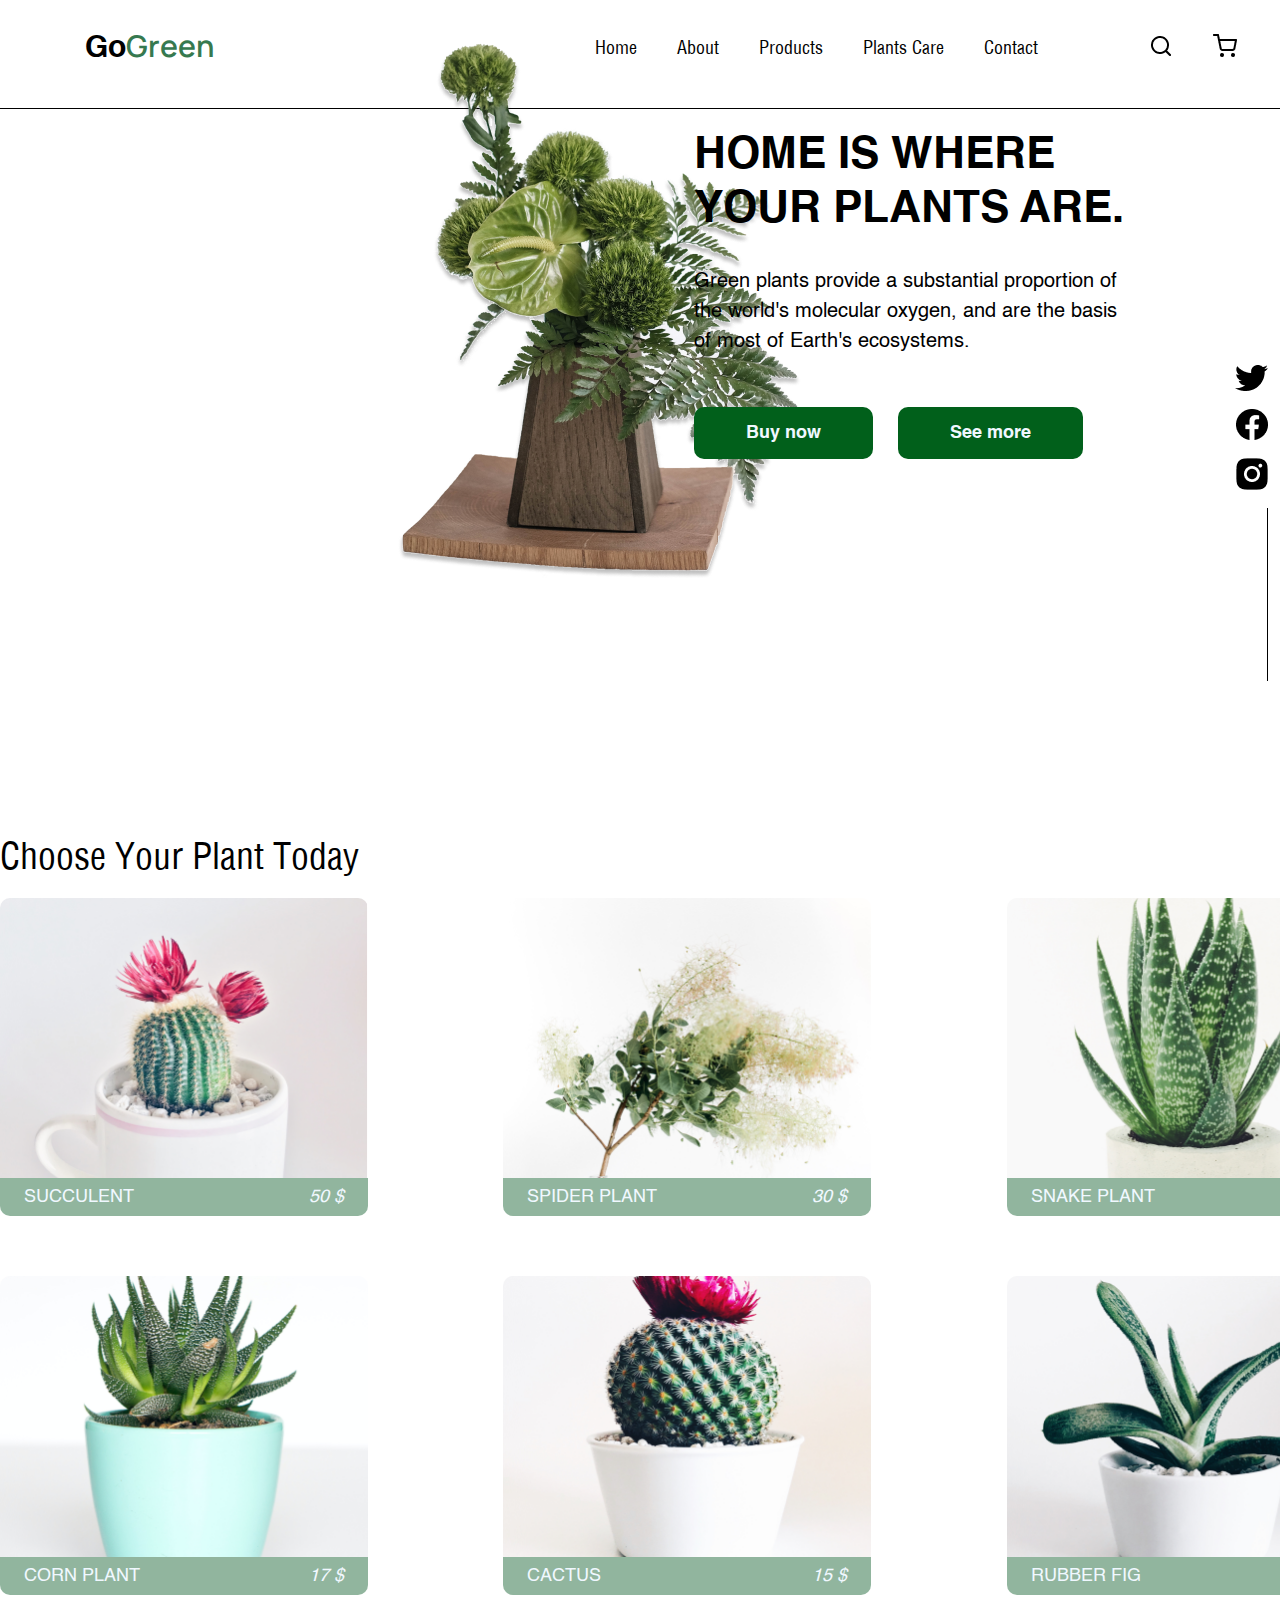
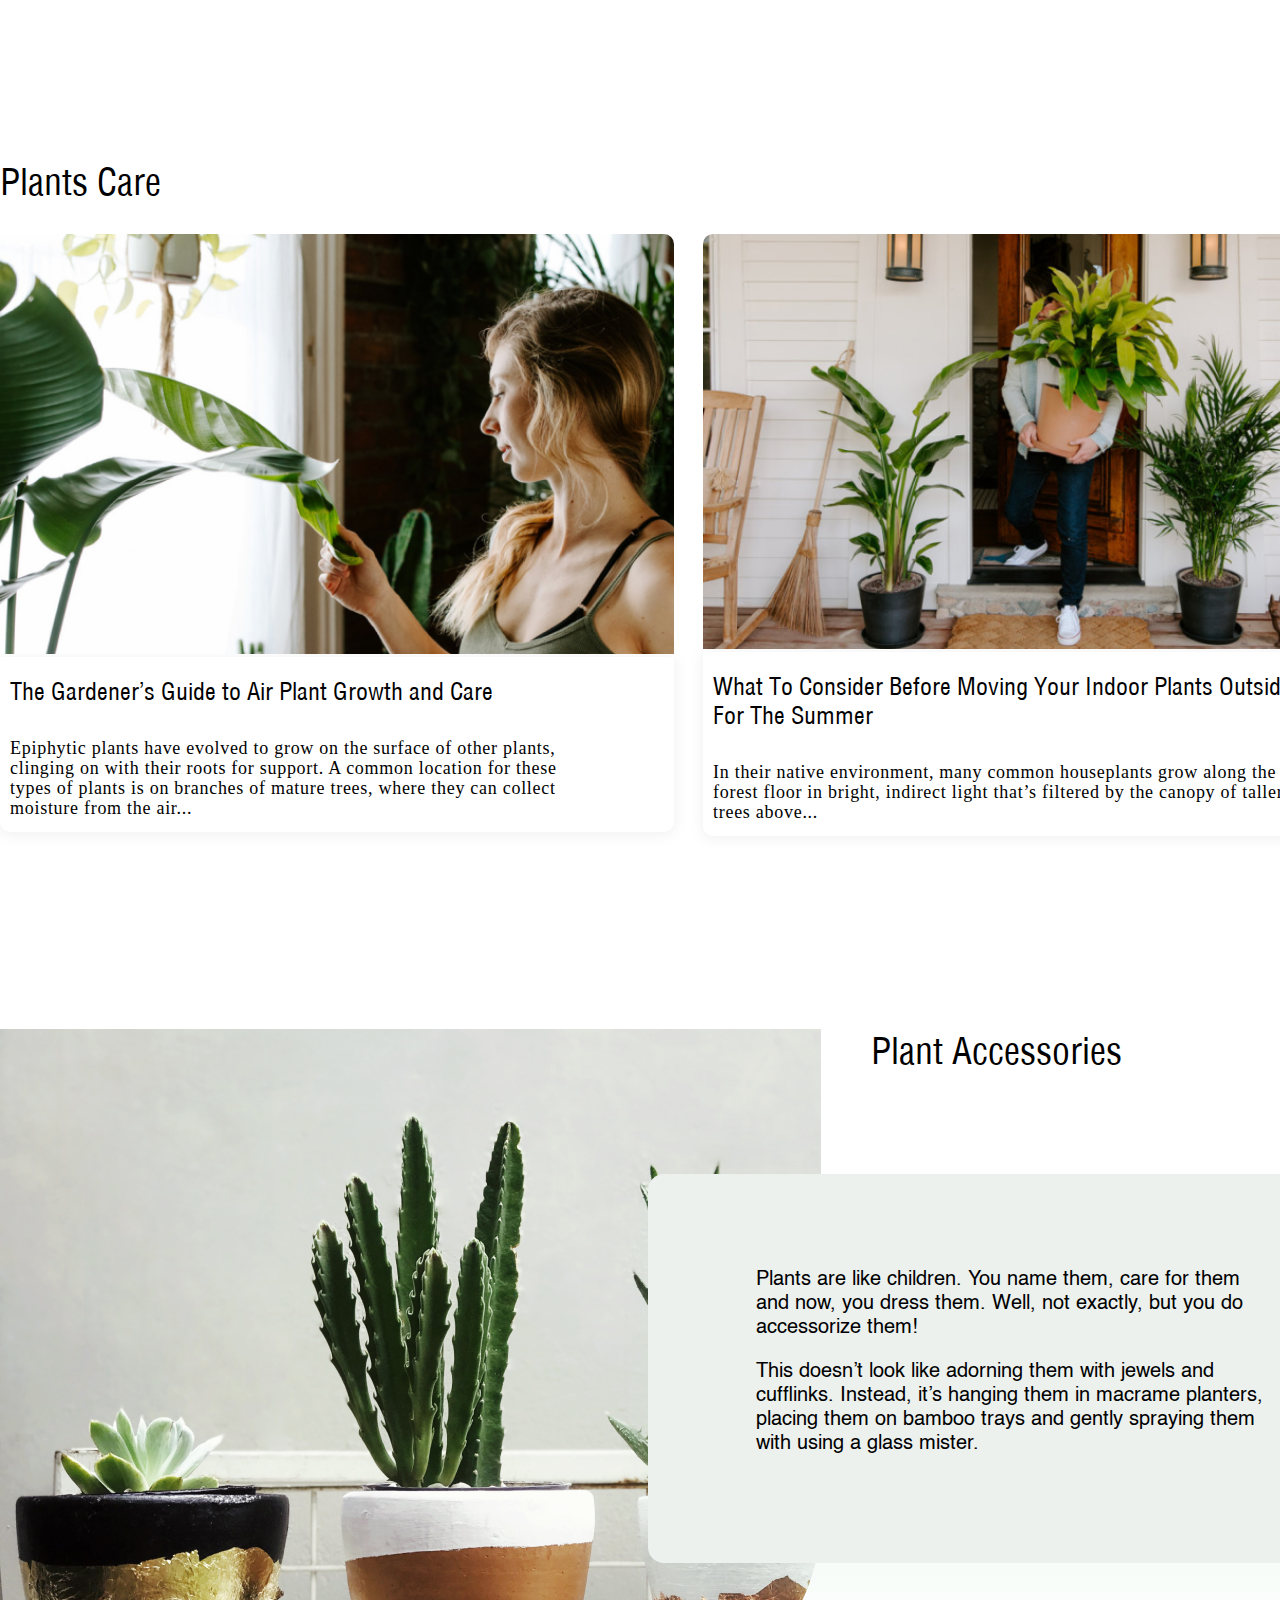
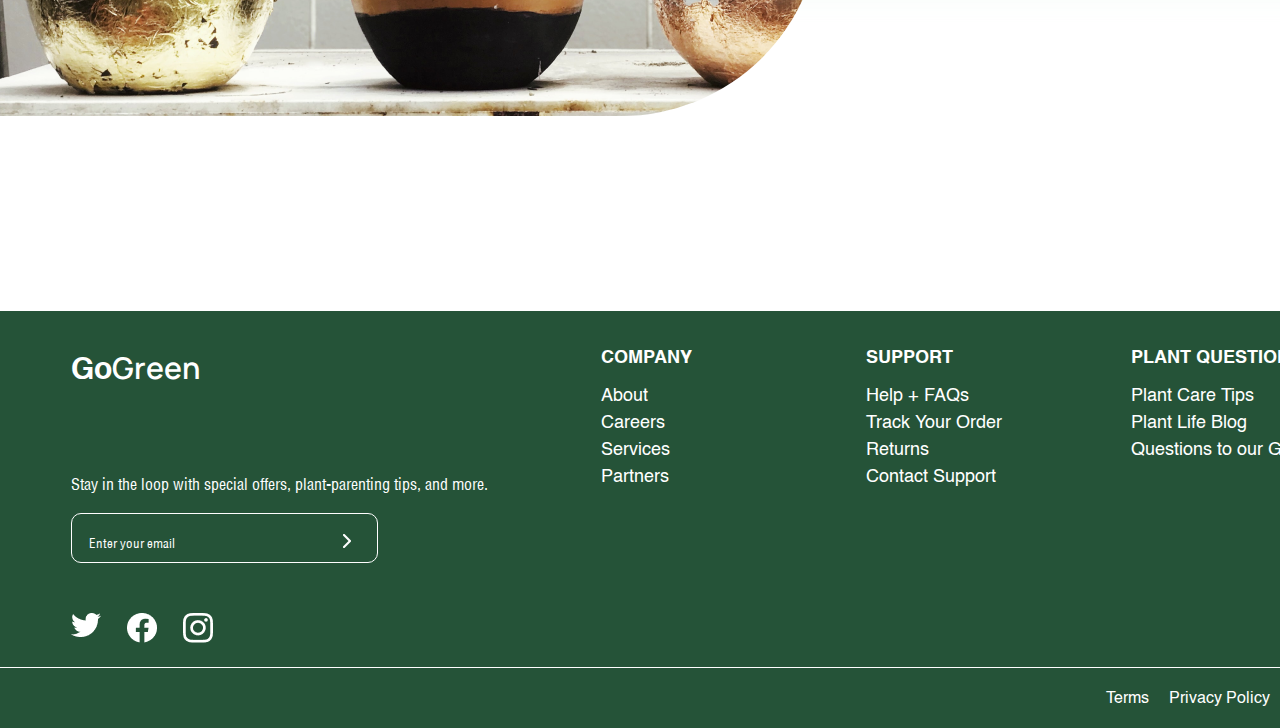
<file: index.html>
<!DOCTYPE html>
<html lang="en">
  <head>
    <meta charset="UTF-8" />
    <meta http-equiv="X-UA-Compatible" content="IE=edge" />
    <meta name="viewport" content="width=device-width, initial-scale=1.0" />
    <link rel="stylesheet" href="static/css/reset.css" />
    <link rel="stylesheet" href="static/css/style.css" />

    <title>home</title>
  </head>
  <body>
    <header>
      <nav>
        <div class="logo-nav">
          <span>Go<span class="green-title">Green</span></span>
        </div>
        <div>
          <ul>
            <li><a href="index.html"> Home </a></li>
            <li>About</li>
            <li>Products</li>
            <li>Plants Care</li>
            <li><a href="static/routes/contact.html"> Contact</a></li>
          </ul>
        </div>
        <div>
          <ul>
            <li><img src="static/img/nav-search.png" alt="" /></li>
            <li><img src="static/img/nav-shopping-cart.png" alt="" /></li>
            <li><img src="static/img/nav-icon-profil.png" alt="" /></li>
          </ul>
        </div>
      </nav>
    </header>
    <main>
      <div class="home-head">
        <div>
          <img class="plant-pic" src="static/img/head-Plant.png" alt="" />
        </div>
        <div class="head-icons-text">
          <div class="home-p-h1-buttons">
            <h1>HOME IS WHERE YOUR PLANTS ARE.</h1>
            <p>
              Green plants provide a substantial proportion of the world's
              molecular oxygen, and are the basis of most of Earth's ecosystems.
            </p>
            <div><button>Buy now</button><button>See more</button></div>
          </div>
          <div class="icons-head">
            <div><img src="static/img/twitter.png" alt="" /></div>
            <div><img src="static/img/facebook.png" alt="" /></div>
            <div><img src="static/img/insta.png" alt="" /></div>
            <div><img src="static/img/Line.png" alt="" /></div>
          </div>
        </div>
      </div>
      <div>
        <h2 class="home-cards-title">Choose Your Plant Today</h2>
        <div class="home-cards">
          <div class="card-wrapper">
            <img src="static/img/stephanie-harvey-1.png" alt="" />
            <button class="card-button">Add to Cart</button>
            <p>
              <span>SUCCULENT</span> <span class="home-card-p-r">50 $</span>
            </p>
          </div>
          <div class="card-wrapper">
            <img src="static/img/gaelle-marcel-2.png" alt="" />
            <button class="card-button">Add to Cart</button>
            <p>
              <span>SPIDER PLANT</span> <span class="home-card-p-r">30 $</span>
            </p>
          </div>
          <div class="card-wrapper">
            <img src="static/img/stephanie-harvey-2.png" alt="" />
            <button class="card-button">Add to Cart</button>
            <p>
              <span>SNAKE PLANT</span> <span class="home-card-p-r">23 $</span>
            </p>
          </div>
          <div class="card-wrapper">
            <img src="static/img/galina-3.png" alt="" />
            <button class="card-button">Add to Cart</button>
            <p>
              <span>CORN PLANT</span> <span class="home-card-p-r">17 $</span>
            </p>
          </div>
          <div class="card-wrapper">
            <img src="static/img/stephanie-harvey-4.png" alt="" />
            <button class="card-button">Add to Cart</button>
            <p><span>CACTUS</span> <span class="home-card-p-r">15 $</span></p>
          </div>
          <div class="card-wrapper">
            <img src="static/img/stephanie-harvey-5.png" alt="" />
            <button class="card-button">Add to Cart</button>
            <p>
              <span>RUBBER FIG</span> <span class="home-card-p-r">30 $</span>
            </p>
          </div>
        </div>
        <div class="home-link"><a href="#">See more</a></div>
      </div>

      <h2 class="home-blog-title">Plants Care</h2>
      <div class="home-blog-cards">
        <div class="home-blog-wrapper">
          <img src="static/img/Bloomscape_Sprin-1.png" alt="" />
          <div class="home-blog-card-footer">
            <h2>The Gardener’s Guide to Air Plant Growth and Care</h2>
            <p>
              Epiphytic plants have evolved to grow on the surface of other
              plants, clinging on with their roots for support. A common
              location for these types of plants is on branches of mature trees,
              where they can collect moisture from the air...
            </p>
          </div>
        </div>
        <div class="home-blog-wrapper">
          <img src="static/img/bloomscape-2.png" alt="" />
          <div class="home-blog-card-footer">
            <h2>
              What To Consider Before Moving Your Indoor Plants Outside For The
              Summer
            </h2>
            <p>
              In their native environment, many common houseplants grow along
              the forest floor in bright, indirect light that’s filtered by the
              canopy of taller trees above...
            </p>
          </div>
        </div>
      </div>
      <div class="home-link-1"><a href="#">See more</a></div>

      <div class="home-footer">
        <img src="static/img/footer-plant.png" alt="" />
        <h2 class="Plant-Accessories-title">Plant Accessories</h2>
        <div class="Plant-Accessories-p">
          <p class="Plant-Accessories-p-1">
            Plants are like children. You name them, care for them and now, you
            dress them. Well, not exactly, but you do accessorize them!
          </p>
          <p>
            This doesn’t look like adorning them with jewels and cufflinks.
            Instead, it’s hanging them in macrame planters, placing them on
            bamboo trays and gently spraying them with using a glass mister.
          </p>
        </div>
      </div>
    </main>
    <footer>
      <div class="footer-section">
        <div class="logo-footer">
          <div class="footer-title-logo">
            <span>Go<span class="title-White">Green</span></span>
          </div>
          <p>
            Stay in the loop with special offers, plant-parenting tips, and
            more.
          </p>
          <form class="footer-form">
            <input type="text" placeholder="Enter your email" />
            <button type="submit">
              <img src="static/img/footer-Vector.png" alt="" />
            </button>
          </form>
          <ul class="social-icons">
            <li><img src="static/img/twitter-0.png" alt="" /></li>
            <li><img src="static/img/facebook-0.png" alt="" /></li>
            <li><img src="static/img/insta-0.png" alt="" /></li>
          </ul>
        </div>
        <div>
          <h2 class="footer-nav-list-title">COMPANY</h2>
          <ul class="footer-nav-list">
            <li><a href="">About</a></li>
            <li><a href="">Careers</a></li>
            <li><a href="">Services</a></li>
            <li><a href="">Partners</a></li>
          </ul>
        </div>

        <div>
          <h2 class="footer-nav-list-title">SUPPORT</h2>
          <ul class="footer-nav-list">
            <li><a href="">Help + FAQs</a></li>
            <li><a href="">Track Your Order</a></li>
            <li><a href="">Returns</a></li>
            <li><a href="">Contact Support</a></li>
          </ul>
        </div>
        <div>
          <h2 class="footer-nav-list-title">PLANT QUESTIONS?</h2>
          <ul class="footer-nav-list">
            <li><a href="">Plant Care Tips</a></li>
            <li><a href="">Plant Life Blog</a></li>
            <li><a href="">Questions to our Gardnerers</a></li>
          </ul>
        </div>
      </div>
      <div>
        <ul class="policy-list">
          <li><a href=""> Terms</a></li>
          <li><a href=""> Privacy Policy</a></li>
          <li><a href=""> Accessibility</a></li>
        </ul>
      </div>
    </footer>
  </body>
</html>
</file>
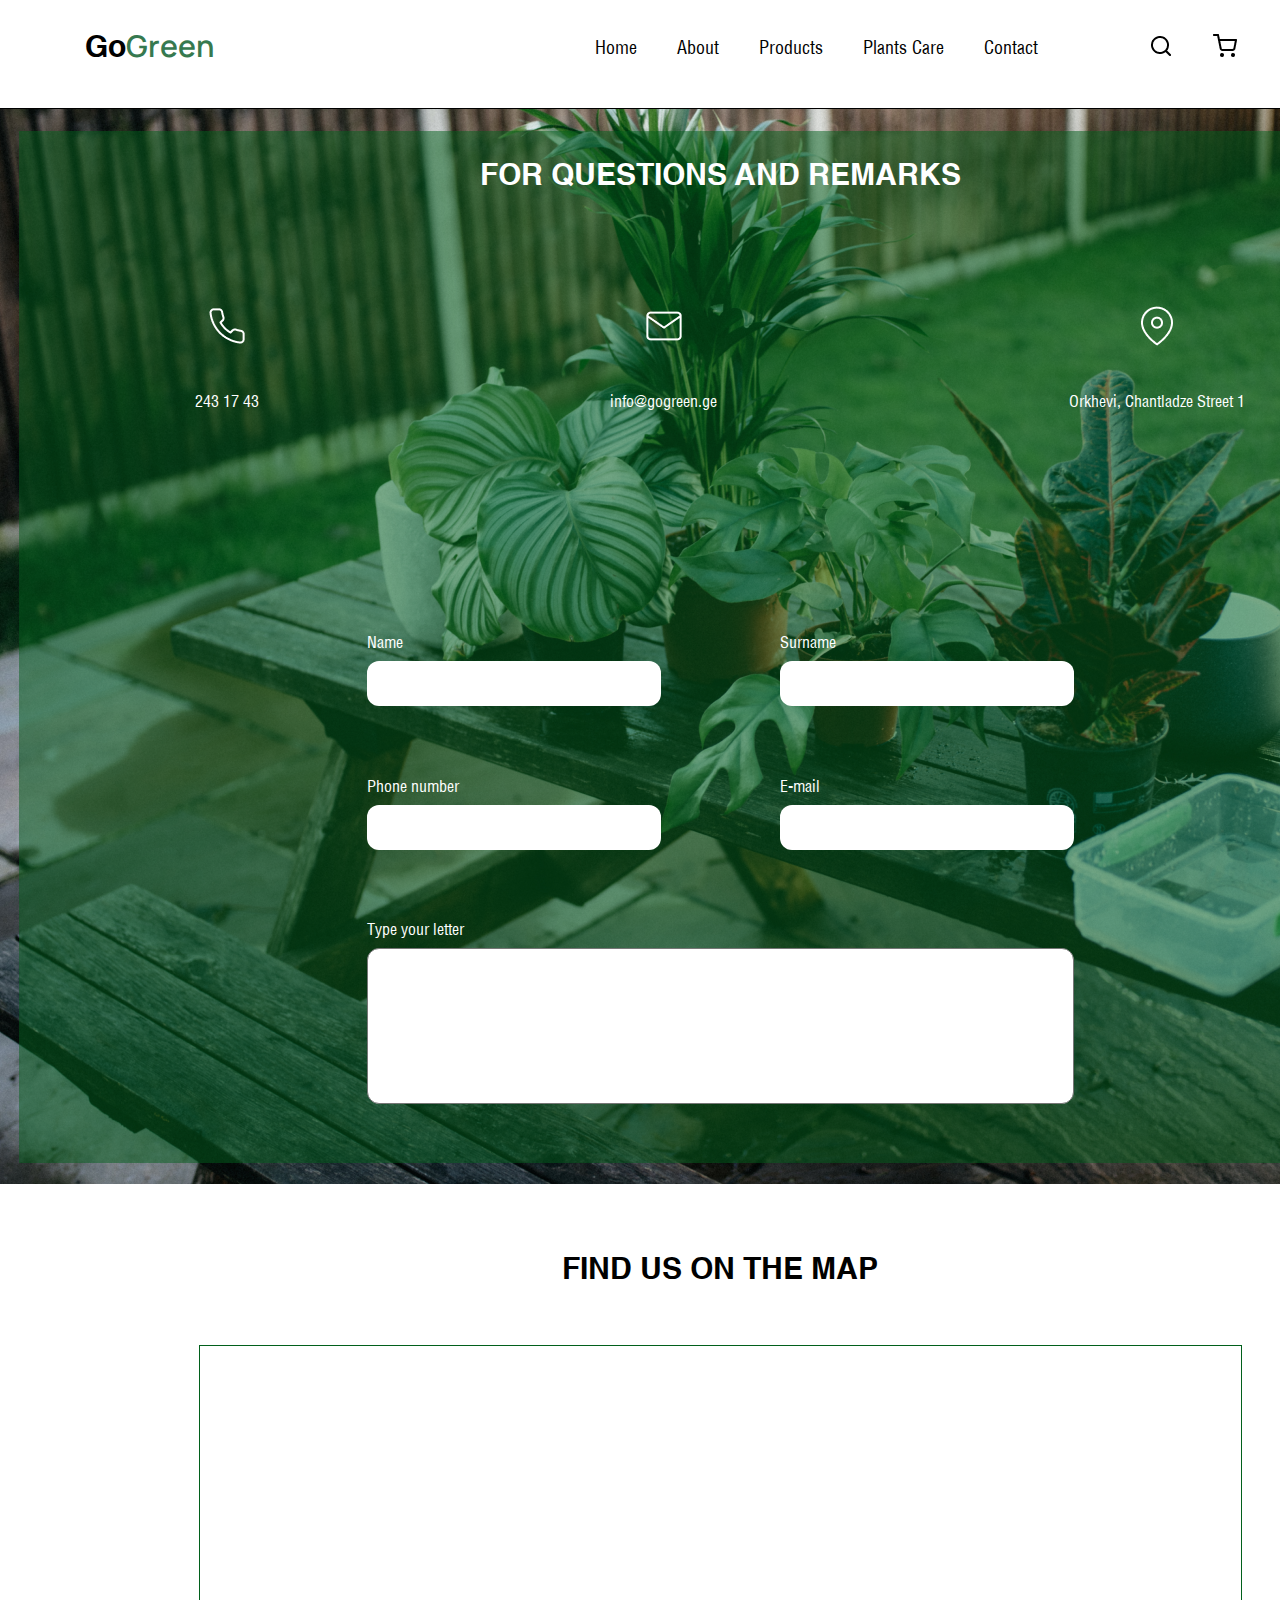
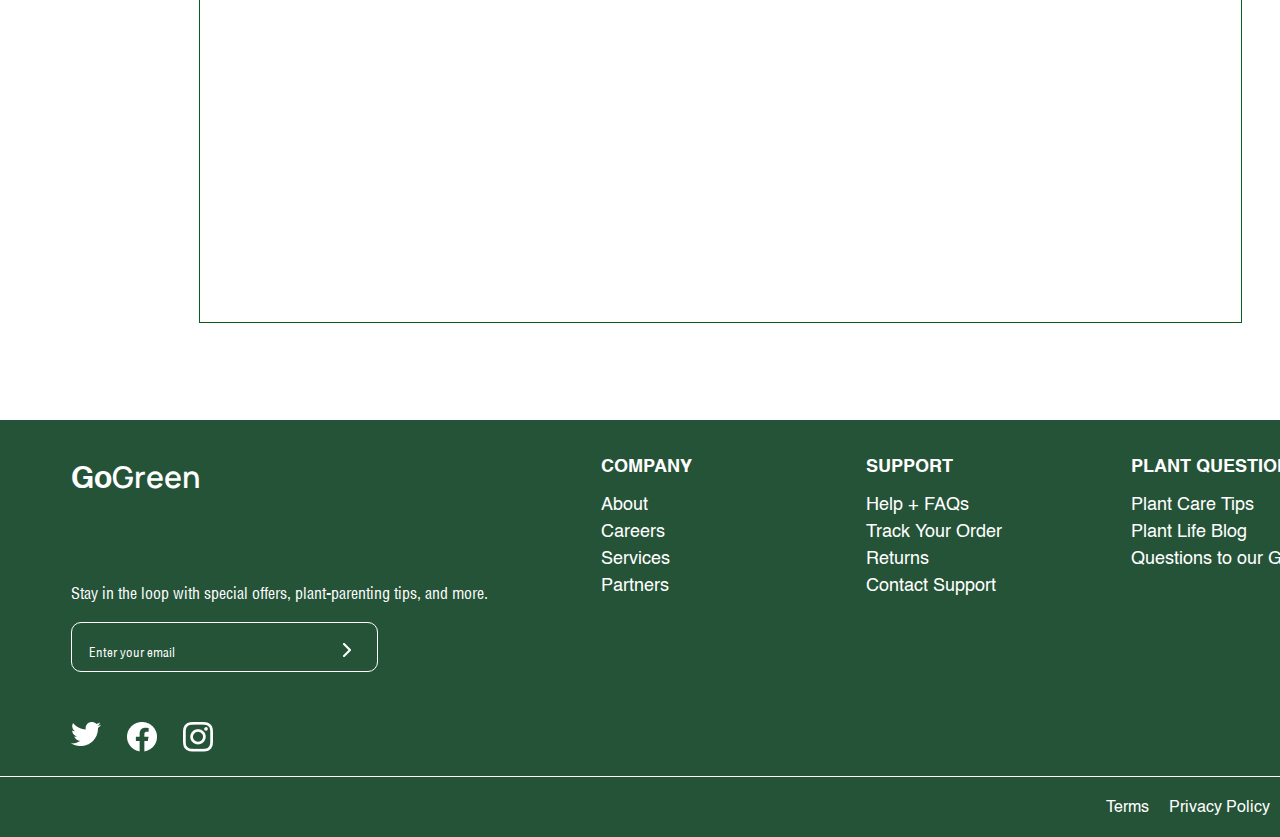
<file: static/routes/contact.html>
<!DOCTYPE html>
<html lang="en">
  <head>
    <meta charset="UTF-8" />
    <meta http-equiv="X-UA-Compatible" content="IE=edge" />
    <meta name="viewport" content="width=device-width, initial-scale=1.0" />
    <link rel="stylesheet" href="../css/reset.css" />
    <link rel="stylesheet" href="../css/style.css" />
    <title>contact</title>
  </head>
  <body>
    <header>
      <nav>
        <div class="logo-nav">
          <span>Go<span class="green-title">Green</span></span>
        </div>
        <div>
          <ul>
            <li><a href="../../index.html"> Home</a></li>
            <li>About</li>
            <li>Products</li>
            <li>Plants Care</li>
            <li><a href="contact.html"> Contact</a></li>
          </ul>
        </div>
        <div>
          <ul>
            <li><img src="../img/nav-search.png" alt="" /></li>
            <li><img src="../img/nav-shopping-cart.png" alt="" /></li>
            <li><img src="../img/nav-icon-profil.png" alt="" /></li>
          </ul>
        </div>
      </nav>
    </header>
    <main>
      <div class="contact-page-img">
        <div class="contact-page-img-cover">
          <div>
            <h1>FOR QUESTIONS AND REMARKS</h1>
            <div class="contact-page-icons-span">
              <div>
                <img src="../img/phone.png" alt="#" /><span>243 17 43</span>
              </div>
              <div>
                <img src="../img/mail.png" alt="#" /><span
                  >info@gogreen.ge</span
                >
              </div>
              <div>
                <img src="../img/map-pin.png" alt="#" /><span
                  >Orkhevi, Chantladze Street 1</span
                >
              </div>
            </div>
          </div>

          <div class="contact-forms">
            <form>
              <label>Name <input type="text" aria-label="name" /></label>
              <label>Surname <input type="text" /></label>
              <label>Phone number <input type="text" /></label>
              <label>E-mail <input type="text" /></label>

              <label class="textarea"
                >Type your letter
                <textarea name="" id="" cols="30" rows="10"></textarea>
              </label>
            </form>
          </div>
        </div>
      </div>
      <h2 class="contact-map-title">FIND US ON THE MAP</h2>

      <div class="contact-iframe">
        <iframe
          src="https://www.google.com/maps/embed?pb=!1m14!1m12!1m3!1d5954.291656076019!2d44.74341513614501!3d41.738947344243535!2m3!1f0!2f0!3f0!3m2!1i1024!2i768!4f13.1!5e0!3m2!1sen!2sge!4v1677433740930!5m2!1sen!2sge"
          width="600"
          height="450"
          style="border: 0"
          allowfullscreen=""
          loading="lazy"
          referrerpolicy="no-referrer-when-downgrade"
        ></iframe>
      </div>
    </main>
    <footer>
      <div class="footer-section">
        <div class="logo-footer">
          <div class="footer-title-logo">
            <span>Go<span class="title-White">Green</span></span>
          </div>
          <p>
            Stay in the loop with special offers, plant-parenting tips, and
            more.
          </p>
          <form class="footer-form">
            <input type="text" placeholder="Enter your email" />
            <button type="submit">
              <img src="../img/footer-Vector.png" alt="" />
            </button>
          </form>
          <ul class="social-icons">
            <li><img src="../img/twitter-0.png" alt="" /></li>
            <li><img src="../img/facebook-0.png" alt="" /></li>
            <li><img src="../img/insta-0.png" alt="" /></li>
          </ul>
        </div>
        <div>
          <h2 class="footer-nav-list-title">COMPANY</h2>
          <ul class="footer-nav-list">
            <li><a href="">About</a></li>
            <li><a href="">Careers</a></li>
            <li><a href="">Services</a></li>
            <li><a href="">Partners</a></li>
          </ul>
        </div>

        <div>
          <h2 class="footer-nav-list-title">SUPPORT</h2>
          <ul class="footer-nav-list">
            <li><a href="">Help + FAQs</a></li>
            <li><a href="">Track Your Order</a></li>
            <li><a href="">Returns</a></li>
            <li><a href="">Contact Support</a></li>
          </ul>
        </div>
        <div>
          <h2 class="footer-nav-list-title">PLANT QUESTIONS?</h2>
          <ul class="footer-nav-list">
            <li><a href="">Plant Care Tips</a></li>
            <li><a href="">Plant Life Blog</a></li>
            <li><a href="">Questions to our Gardnerers</a></li>
          </ul>
        </div>
      </div>
      <div>
        <ul class="policy-list">
          <li><a href=""> Terms</a></li>
          <li><a href=""> Privacy Policy</a></li>
          <li><a href=""> Accessibility</a></li>
        </ul>
      </div>
    </footer>
  </body>
</html>
</file>
<file: static/css/style.css>
@font-face {
  font-family: "Helvetica-light";
  src: url("../font/helvetica-light-587ebe5a59211.ttf");
}

@font-face {
  font-family: "Helvetica-reg";
  src: url("../font/Helvetica.ttf");
}
@font-face {
  font-family: "Helvetica-med";
  src: url("../font/helvetica_condensed.ttf");
}
@font-face {
  font-family: "manrope-semibold";
  src: url("../font/Manrope-SemiBold.ttf");
}
@font-face {
  font-family: "Helvetica-bold";
  src: url("../font/Helvetica-Bold.ttf");
}

:root {
  --size-24: 24px;
  --size-20: 20px;
  --size-18: 18px;
  --font-family-bold: "Helvetica-bold";
  --font-family-med: "Helvetica-med";
  --font-family-reg: "Helvetica-reg";
  --font-family-light: "Helvetica-light";
}
body {
  width: 1440px;
  margin: auto;
}
header {
  border-bottom: 1px solid black;
}
nav {
  padding: 31px 0px 44px 0px;
  width: 1270px;
  margin: auto;
  display: flex;
  gap: 111px;
  align-items: center;
}
nav div a {
  color: black;
  font-family: var(--font-family-med);
  text-decoration: none;
  cursor: pointer;
  font-size: var(--size-18);
}
nav div ul li {
  color: black;
  font-family: var(--font-family-med);
  cursor: pointer;
  font-size: var(--size-18);
}

nav div ul {
  display: flex;
  gap: 40px;
}
.logo-nav {
  font-family: var(--font-family-bold);
  font-size: 30px;
  cursor: pointer;
  margin-right: 270px;
}
.green-title {
  cursor: pointer;
  font-family: "manrope-semibold";
  color: #36794f;
}
.plant-pic {
  position: absolute;
  left: 345px;
  top: 0px;
}
.home-p-h1-buttons {
  width: 442px;
  margin-left: 694px;
  margin-top: 20px;
  display: flex;
  flex-direction: column;
}
.home-p-h1-buttons h1 {
  font-size: 44px;
  font-family: var(--font-family-bold);
  line-height: 54px;
  text-align: left;
}
.home-p-h1-buttons p {
  margin-top: 30px;
  font-family: var(--font-family-reg);
  font-size: var(--size-20);
  line-height: 30px;
  text-align: left;
}
.home-p-h1-buttons button {
  cursor: pointer;
  border: none;
  font-family: var(--font-family-bold);
  font-size: 18px;
  line-height: 22px;
  text-align: left;
  border-radius: 10px;
  color: aliceblue;
  background-color: #01601b;
  margin-top: 50px;
  margin-right: 25px;
  padding: 15px 52px 15px 52px;
}

.head-icons-text {
  position: relative;
}
.icons-head {
  cursor: pointer;
  position: absolute;
  display: flex;
  flex-direction: column;
  row-gap: 15px;
  align-items: flex-end;
  left: 1235px;
  top: 236px;
}
.home-cards-title {
  color: black;
  margin-top: 375px;
  margin-bottom: 20px;
  font-family: var(--font-family-med);
  font-size: 36px;
  line-height: 44px;
}
.home-cards {
  display: grid;
  grid-template-columns: auto auto auto;
  row-gap: 60px;
  column-gap: 70px;
}
.card-wrapper {
  position: relative;
  width: 368px;
  display: flex;
  flex-direction: column;
}
.card-wrapper p {
  cursor: pointer;
  font-size: 18px;
  line-height: 22px;
  display: flex;
  justify-content: space-between;
  padding: 8px 24px 8px 24px;
  border-radius: 0px 0px 10px 10px;
  font-family: var(--font-family-reg);

  color: aliceblue;
  background-color: #36794f8c;
}
.home-card-p-r {
  font-style: italic;
}
.home-link {
  font-family: var(--font-family-med);
  font-size: 18px;

  line-height: 22px;

  text-align: left;

  margin-right: 68px;
  margin-top: 28px;
  margin-bottom: 115px;
  text-align: right;
}
.home-link a {
  font-size: var(--size-18);
  font-family: var(--font-family-med);
  color: #01601b;
}
.card-wrapper img {
  border-radius: 10px 10px 0px 0px;
}
.card-wrapper button {
  cursor: pointer;
  font-family: var(--font-family-med);
  font-size: 19px;
  border-radius: 10px;
  border: none;
  line-height: 23px;
  opacity: 0;
  color: #0f6845;
  background-color: #ffffff;
  padding: 14px 40px 14px 40px;
  position: absolute;
  left: 30%;
  top: 194px;
}
.card-wrapper:hover.card-wrapper button {
  opacity: 1;
}
.card-wrapper:hover.card-wrapper p {
  background-color: #36794f;
}
.card-wrapper:hover.card-wrapper img {
  opacity: 50%;
}
.home-blog-title {
  font-family: var(--font-family-med);
  font-size: 36px;
  line-height: 44px;
  margin-bottom: 29.3px;
}
.home-blog-cards {
  align-items: flex-start;
  gap: 29px;
  display: flex;
}
.home-blog-wrapper {
  width: 674px;
}
.home-blog-wrapper img {
  border-radius: 10px 10px 0px 0px;
  height: 100%;
  width: 100%;
  object-fit: contain;
}

.home-link-1 {
  font-family: var(--font-family-med);
  font-size: 18px;

  line-height: 22px;

  text-align: left;

  margin-right: 68px;
  margin-top: 56px;
  margin-bottom: 115px;
  text-align: right;
}

.home-blog-card-footer p {
  font-family: var(--font-family-light);
  font-size: 18px;

  line-height: 20px;
  letter-spacing: 0.04em;
}
.home-blog-card-footer {
  display: flex;
  flex-direction: column;
  padding: 20px 83px 14px 10px;
  border: none;
  border-radius: 0px 0px 10px 10px;
  box-shadow: 0px 2px 13px 1px #d1d1d14f;
}
.home-link-1 a {
  font-size: var(--size-18);
  font-family: var(--font-family-med);
  color: #01601b;
}
.home-blog-card-footer h2 {
  font-family: var(--font-family-med);
  font-size: 24px;
  color: #000000;
  margin-bottom: 32px;
  line-height: 29px;

  text-align: left;
}
.home-footer {
  position: relative;
  display: flex;
  gap: 50px;
  margin-bottom: 195px;
}
.home-footer img {
  border-radius: 0px 0px 200px;
}
.Plant-Accessories-p {
  position: absolute;
  left: 45%;
  top: 145px;
  font-family: var(--font-family-reg);
  font-size: 20px;

  line-height: 24px;

  height: 389px;
  width: 744px;
  border-radius: 16px;
  padding: 94px 125px 100px 108px;
  background-color: #ecf1ee;
  box-shadow: 10px 23px 29px 14px #d7f2e133;
}
.Plant-Accessories-p-1 {
  margin-bottom: 20px;
}
.Plant-Accessories-title {
  font-family: var(--font-family-med);
  font-size: 36px;
  line-height: 44px;
  text-align: center;
}
footer {
  color: #ffffff;
  background-color: #255338;
}
.footer-section {
  padding: 36px 44px 21px 71px;
  display: grid;
  grid-template-areas: "logo list1 list2  ";
  grid-template-columns: minmax(0px, 2fr) repeat(3, minmax(0, 1fr));
}
.social-icons {
  cursor: pointer;
  display: flex;
  gap: 26px;
}
.policy-list {
  font-family: var(--font-family-reg);
  display: flex;
  gap: 20px;
  justify-content: flex-end;
  border-top: 1px solid #ffffff;
  padding: 23px 61px 21px 0px;
}
.policy-list a {
  text-decoration: none;
  color: #ffffff;
}
.footer-nav-list-title {
  font-family: var(--font-family-bold);
  font-size: 18px;
  line-height: 22px;
  margin-bottom: 17px;
}
.footer-nav-list li {
  margin-bottom: 6px;
  font-family: var(--font-family-reg);
}
.footer-nav-list li a {
  font-size: var(--size-18);
  font-size: 18px;
  line-height: 21px;
  text-decoration: none;
  color: #ffffff;
}
.footer-form {
  margin: 21px 0px 50px 0px;
}
.footer-form input {
  background-color: #255338;
  border: none;
  padding-right: 67px;
  outline: none;
}
.footer-form input::placeholder {
  font-family: var(--font-family-med);
  color: #ffffff;
}
.footer-form button {
  cursor: pointer;
  border: none;
  background-color: #255338;
}
.footer-form {
  padding: 19px 19px 27px 15px;
  border-radius: 10px;
  border: 1px solid #ffffff;
  height: 50px;
  width: 307px;
}
.logo-footer p {
  font-family: var(--font-family-med);
}
.footer-title-logo {
  cursor: pointer;
  font-size: 30px;
  font-family: var(--font-family-bold);
  line-height: 37px;
  margin-bottom: 86px;
}

.title-White {
  font-family: "manrope-semibold";
  font-size: 30px;

  line-height: 41px;

  margin-bottom: 86px;
}
.contact-page-img {
  background-image: url(../img/annie-spratt-contact-page.png);
  padding: 22px 19px 21px 19px;
}
.contact-page-img-cover {
  padding-top: 28px;
  padding-bottom: 60px;
  color: #ffffff;
  background-color: #01601b80;
}
.contact-page-img-cover h1 {
  margin: 0px 0px 110px 0px;
  text-align: center;
  font-family: var(--font-family-bold);
  font-size: 30px;
  line-height: 37px;
}
.contact-page-icons-span {
  display: flex;
  justify-content: space-around;
  margin-bottom: 225px;
}
.contact-page-icons-span div {
  font-family: var(--font-family-med);
  cursor: pointer;
  display: flex;
  flex-direction: column;
  align-items: center;
  gap: 47px;
}
.contact-forms form {
  display: grid;
  grid-template-columns: repeat(2, 1fr);
  grid-template-rows: 1fr 1fr 2fr;
  column-gap: 119px;
  row-gap: 52px;
}
.contact-forms form .textarea {
  grid-column: 1/3;
}
.contact-forms form textarea {
  border-radius: 12px;
  margin-top: 11px;
  resize: none;
}
.contact-forms label {
  font-family: var(--font-family-med);
  display: flex;
  flex-direction: column;
}
.contact-forms label input {
  padding: 15px 0px 15px 0px;
  border: none;
  margin-top: 11px;
  border-radius: 12px;
}
.contact-forms {
  max-height: 469px;
  width: 707px;
  border-radius: 12px;
  margin: auto;
}
.contact-map-title {
  font-family: var(--font-family-bold);
  font-size: 30px;
  text-align: center;
  line-height: 37px;
  margin-top: 69px;
  margin-bottom: 55px;
}
.contact-iframe {
  margin: auto;
  height: 578px;
  width: 1043px;

  text-align: center;
  padding: 63px 82px 63px 83px;
  border: 1px solid #01601b;
  margin-bottom: 97px;
}
.contact-iframe iframe {
  height: 451px;
  width: 877px;
}
</file>
